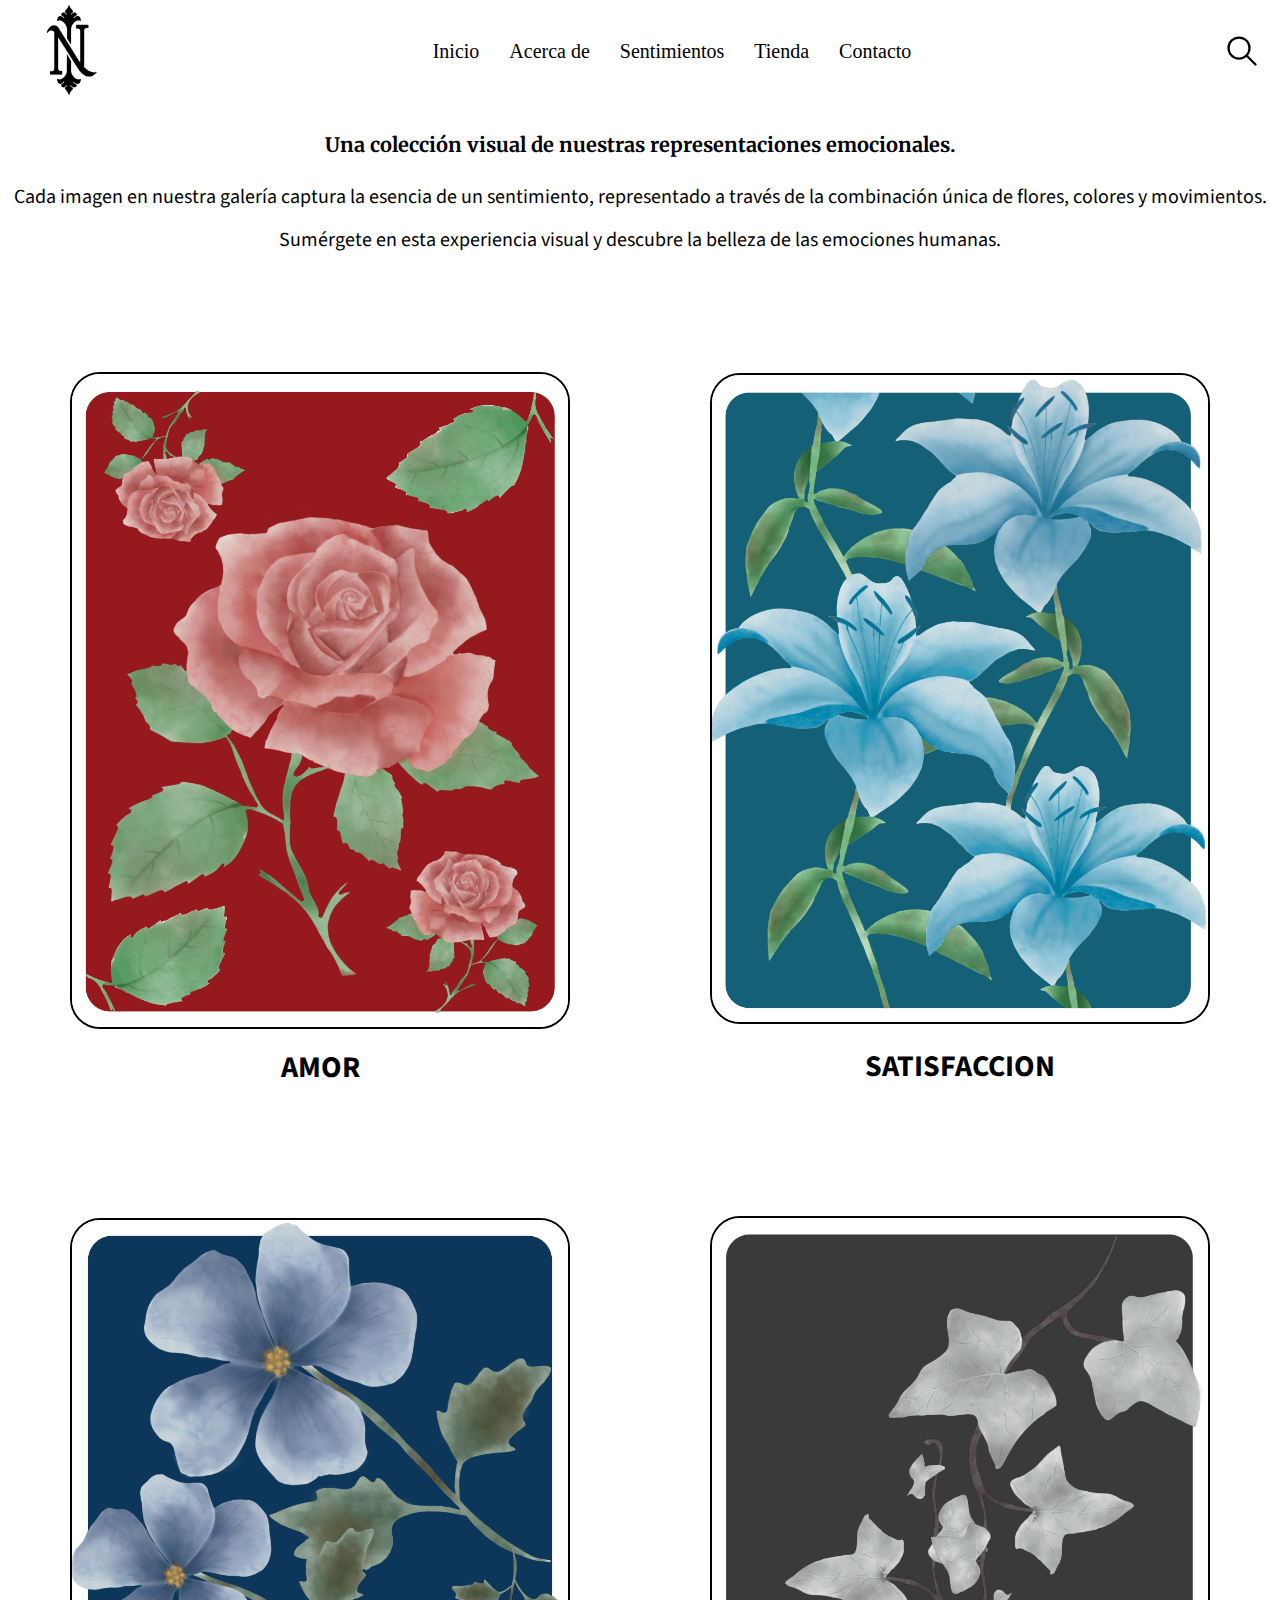
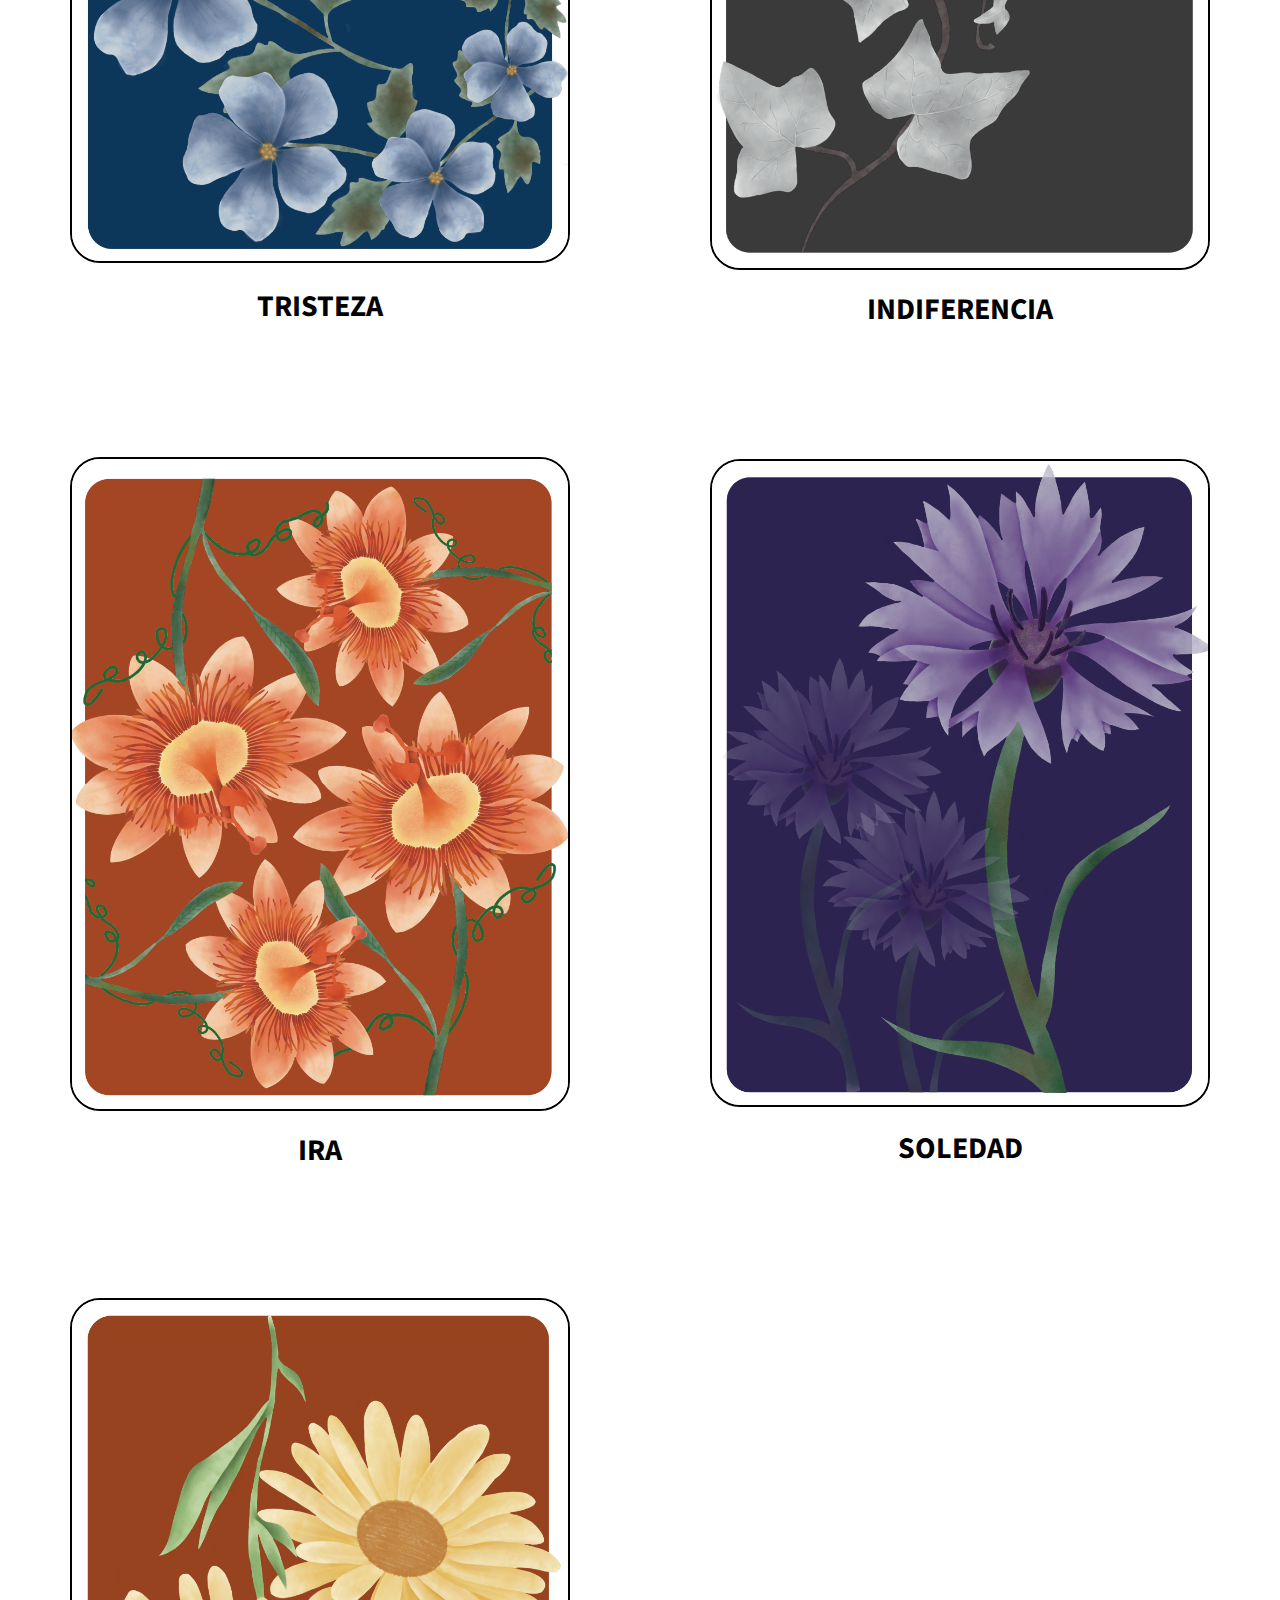
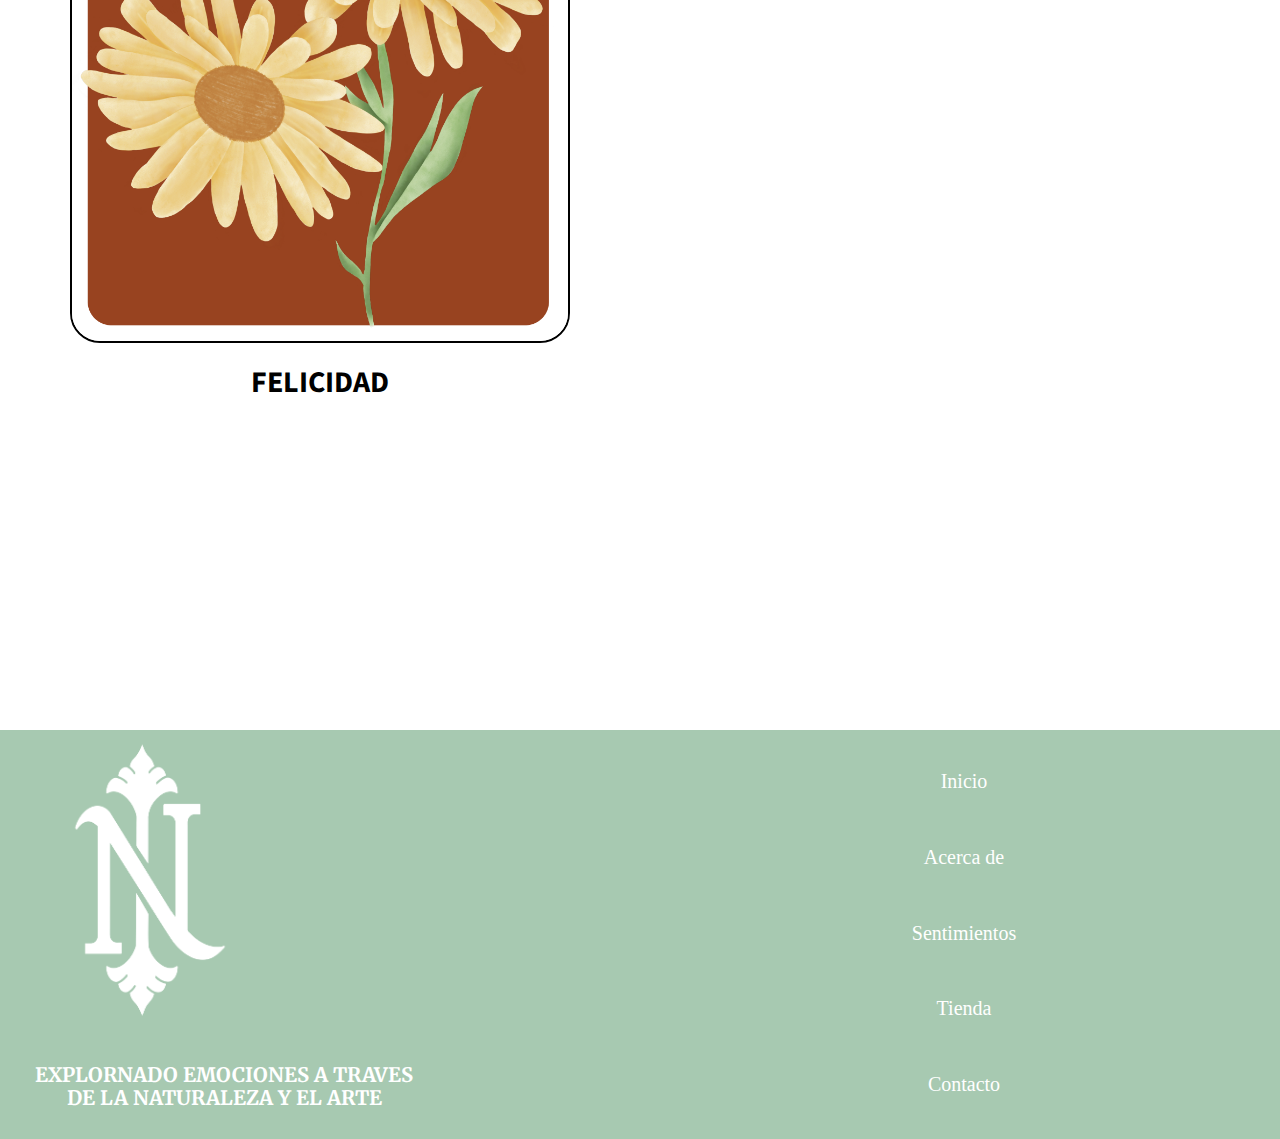
<file: colection.html>
<!DOCTYPE html>
<html lang="en">

<head>
    <meta charset="UTF-8">
    <meta name="viewport" content="width=device-width, initial-scale=1.0">
    <title>Sitio web NI</title>

    <!-- links fonts-->
    <link rel="preconnect" href="https://fonts.googleapis.com">
    <link rel="preconnect" href="https://fonts.gstatic.com" crossorigin>
    <link href="https://fonts.googleapis.com/css2?family=Source+Sans+3:ital,wght@0,200..900;1,200..900&display=swap"
        rel="stylesheet">
    <link rel="preconnect" href="https://fonts.googleapis.com">
    <link rel="preconnect" href="https://fonts.gstatic.com" crossorigin>
    <link
        href="https://fonts.googleapis.com/css2?family=Merriweather:ital,wght@0,300;0,400;0,700;0,900;1,300;1,400;1,700;1,900&display=swap"
        rel="stylesheet">

    <!--links css-->
    <link rel="stylesheet" href="css/style.css" as="style">
    <link rel="stylesheet" href="css/normalize.css" as="style">


</head>

<body>
    <div class="nav">
        <div class="logo-negro">
            <img src="Logo/Logo en negro.png" alt="Icono Principal" class="tamanio-ajustado">
        </div>

        <nav class="navegacion-principal">
            <a href="index.html">Inicio</a>
            <a href="about.html">Acerca de</a>
            <a href="colection.html">Sentimientos</a>
            <a href="shop.html">Tienda</a>
            <a href="#">Contacto</a>
        </nav>

        <a href="">
            <p class="lupa">
                <svg xmlns="http://www.w3.org/2000/svg" class="icon icon-tabler icon-tabler-search" width="36"
                    height="36" viewBox="0 0 24 24" stroke-width="1.5" stroke="#000000" fill="none"
                    stroke-linecap="round" stroke-linejoin="round">
                    <path stroke="none" d="M0 0h24v24H0z" fill="none" />
                    <path d="M10 10m-7 0a7 7 0 1 0 14 0a7 7 0 1 0 -14 0" />
                    <path d="M21 21l-6 -6" />
                </svg>
            </p>
        </a>

    </div>


    <main>
        <section class="colection-text">
            <h1>Una colección visual de nuestras
                representaciones emocionales.</h1>
            <p>
                Cada imagen en nuestra galería captura la esencia de un sentimiento, representado a través de la
                combinación única de flores, colores y movimientos.
            </p>
            <p>
                Sumérgete en esta experiencia visual y descubre la belleza de las emociones humanas.
            </p>
        </section>
        <section class="colection-img">
            <div class="imagen-2">
                <a href="slide.html"><img src="Flores-02/AMOR.png" alt="AMOR" height="500px" width="500px"></a>
                <p>AMOR</p> 
            </div>
            <div class="imagen-2">
                <a href="slide.html"><img src="Flores-02/SATISFACCION.png" alt="AMOR" height="500px" width="500px"></a>
                <p>SATISFACCION</p> 
            </div>
            <div class="imagen-2">
                <a href="slide.html"><img src="Flores-02/TRISTEZA.png" alt="AMOR" height="500px" width="500px"></a>
                <p>TRISTEZA</p> 
            </div>
            <div class="imagen-2">
                <a href="slide.html"><img src="Flores-02/INDIFERENCIA.png" alt="AMOR" height="500px" width="500px"></a>
                <p>INDIFERENCIA</p> 
            </div>
            <div class="imagen-2">
                <a href="slide.html"><img src="Flores-02/IRA.png" alt="AMOR" height="500px" width="500px"></a>
                <p>IRA</p> 
            </div>
            <div class="imagen-2">
                <a href="slide.html"><img src="Flores-02/SOLEDAD.png" alt="AMOR" height="500px" width="500px"></a>
                <p>SOLEDAD</p> 
            </div>
            <div class="imagen-2">
                <a href="slide.html"><img src="Flores-02/FELICIDAD.png" alt="AMOR" height="500px" width="500px"></a>
                <p>FELICIDAD</p> 
            </div>
        </section>
    </main>

    <footer class="footer">
        <div>
            <img src="Logo/Logo en blanco.png" alt="Icono Principal" height="300px" width="300pc">
            <h1>EXPLORNADO EMOCIONES A TRAVES DE LA NATURALEZA Y EL ARTE</h1>
        </div>

        <nav class="navegacion-footer">
            <a href="index.html">Inicio</a>
            <a href="about.html">Acerca de</a>
            <a href="colection.html">Sentimientos</a>
            <a href="shop.html">Tienda</a>
            <a href="#">Contacto</a>
        </nav>

    </footer>
</body>

</html>
</file>
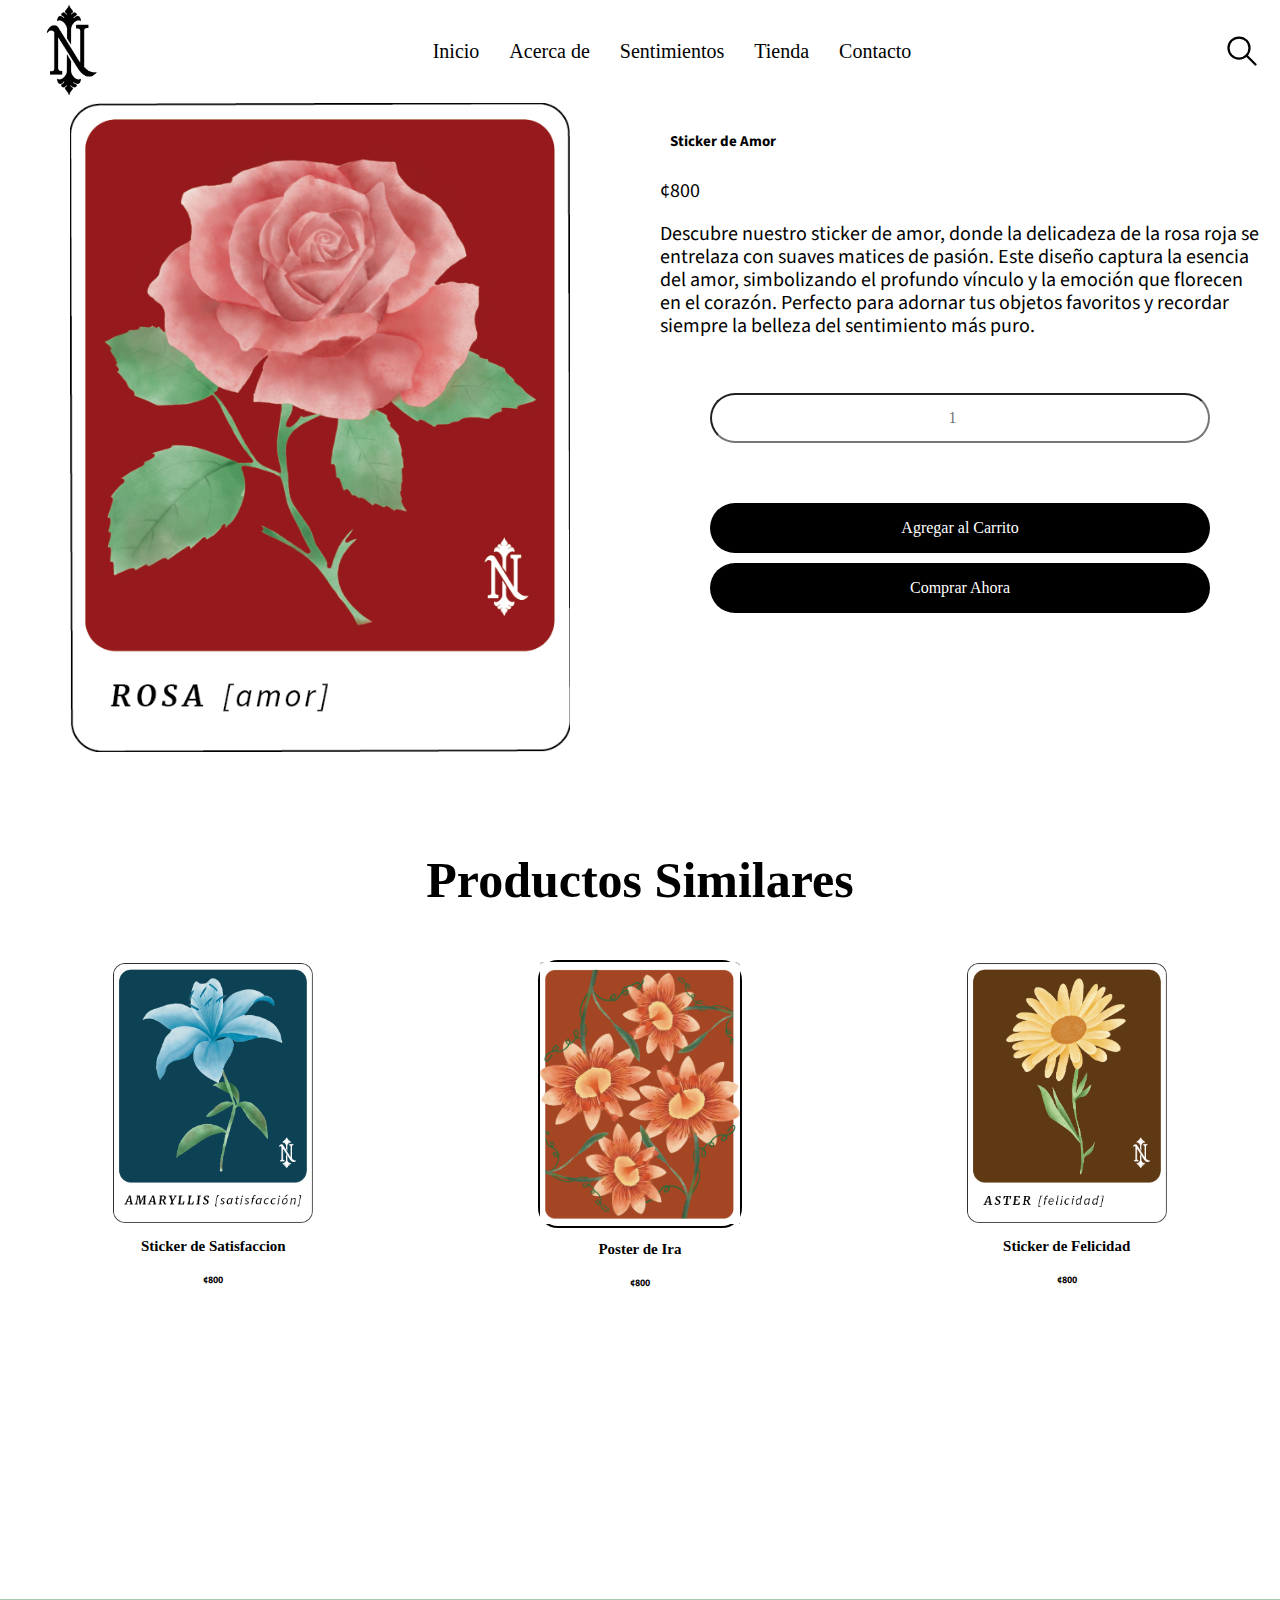
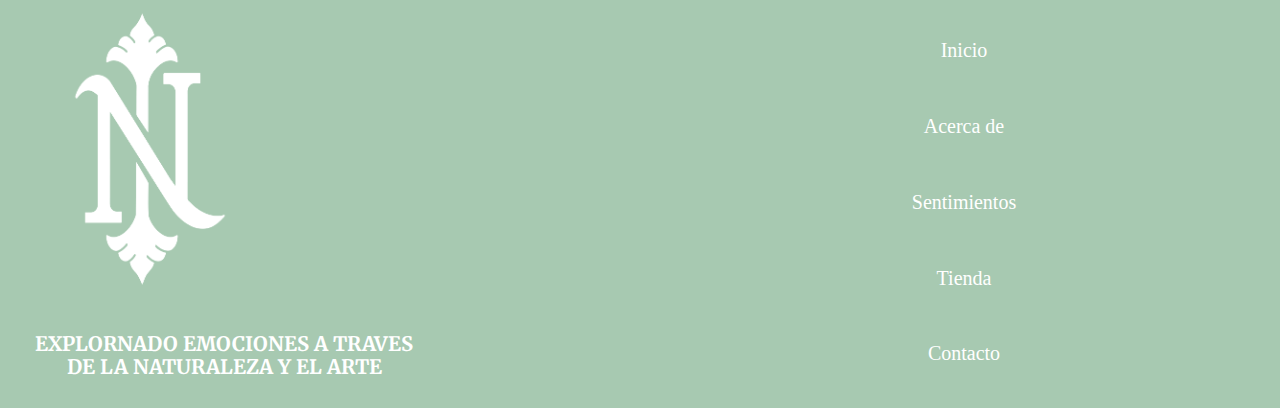
<file: product.html>
<!DOCTYPE html>
<html lang="en">

<head>
    <meta charset="UTF-8">
    <meta name="viewport" content="width=device-width, initial-scale=1.0">
    <title>Sitio web NI</title>

    <!-- links fonts-->
    <link rel="preconnect" href="https://fonts.googleapis.com">
    <link rel="preconnect" href="https://fonts.gstatic.com" crossorigin>
    <link href="https://fonts.googleapis.com/css2?family=Source+Sans+3:ital,wght@0,200..900;1,200..900&display=swap"
        rel="stylesheet">
    <link rel="preconnect" href="https://fonts.googleapis.com">
    <link rel="preconnect" href="https://fonts.gstatic.com" crossorigin>
    <link
        href="https://fonts.googleapis.com/css2?family=Merriweather:ital,wght@0,300;0,400;0,700;0,900;1,300;1,400;1,700;1,900&display=swap"
        rel="stylesheet">

    <!--links css-->
    <link rel="stylesheet" href="css/style.css" as="style">
    <link rel="stylesheet" href="css/normalize.css" as="style">


</head>

<body>
    <div class="nav">
        <div class="logo-negro">
            <img src="Logo/Logo en negro.png" alt="Icono Principal" class="tamanio-ajustado">
        </div>

        <nav class="navegacion-principal">
            <a href="index.html">Inicio</a>
            <a href="about.html">Acerca de</a>
            <a href="colection.html">Sentimientos</a>
            <a href="shop.html">Tienda</a>
            <a href="#">Contacto</a>
        </nav>

        <a href="">
            <p class="lupa">
                <svg xmlns="http://www.w3.org/2000/svg" class="icon icon-tabler icon-tabler-search" width="36"
                    height="36" viewBox="0 0 24 24" stroke-width="1.5" stroke="#000000" fill="none"
                    stroke-linecap="round" stroke-linejoin="round">
                    <path stroke="none" d="M0 0h24v24H0z" fill="none" />
                    <path d="M10 10m-7 0a7 7 0 1 0 14 0a7 7 0 1 0 -14 0" />
                    <path d="M21 21l-6 -6" />
                </svg>
            </p>
        </a>

    </div>


    <main>
        <section class="secp-01">
            <div class="producto-elemento">
                <img src="Stickers/Stickers NI-01.png" alt="AMOR" height="500px" width="500px">
            </div>
            <div class="producto-txt">
                <h2>Sticker de Amor</h2>
                <p>¢800</p>
                <p>Descubre nuestro sticker de amor, donde
                    la delicadeza de la rosa roja se entrelaza
                    con suaves matices de pasión. Este diseño
                    captura la esencia del amor, simbolizando
                    el profundo vínculo y la emoción que
                    florecen en el corazón. Perfecto para
                    adornar tus objetos favoritos y recordar
                    siempre la belleza del sentimiento más
                    puro.</p>
                <form class="formulario">
                    <input class="formulario__campo" type="number" placeholder="1" min="1">
                    <input class="formulario__submit" type="submit" value="Agregar al Carrito">
                    <input class="formulario__comprar" type="submit" value="Comprar Ahora">
                </form>
            </div>
        </section>

        <section class="secp-02">
            <h2 class="similares-titulo">
                Productos Similares
            </h2>
            <div class="productos-similares">
                <div class="producto-elemento-sticker">
                    <a href=""><img src="Stickers/Stickers NI-02.png" alt="AMOR" height="200px" width="200px"></a>
                    <h2>Sticker de Satisfaccion</h2>
                    <p>¢800</p>
                </div>

                <div class="producto-elemento-poster">
                    <div class="producto-poster">
                        <a href="product.html"><img src="Flores-02/IRA.png" alt="Amor_RGB_" height="600px" width="200px"
                                class="rojo"></a>
                    </div>
                    <h2>Poster de Ira</h2>
                    <p>¢800</p>
                </div>


                <div class="producto-elemento-sticker">
                    <a href=""><img src="Stickers/Stickers NI-03.png" alt="AMOR" height="200px" width="200px"></a>
                    <h2>Sticker de Felicidad</h2>
                    <p>¢800</p>
                </div>
            </div>



        </section>
    </main>

    <footer class="footer">
        <div>
            <img src="Logo/Logo en blanco.png" alt="Icono Principal" height="300px" width="300pc">
            <h1>EXPLORNADO EMOCIONES A TRAVES DE LA NATURALEZA Y EL ARTE</h1>
        </div>

        <nav class="navegacion-footer">
            <a href="index.html">Inicio</a>
            <a href="about.html">Acerca de</a>
            <a href="colection.html">Sentimientos</a>
            <a href="shop.html">Tienda</a>
            <a href="#">Contacto</a>
        </nav>

    </footer>
</body>

</html>
</file>
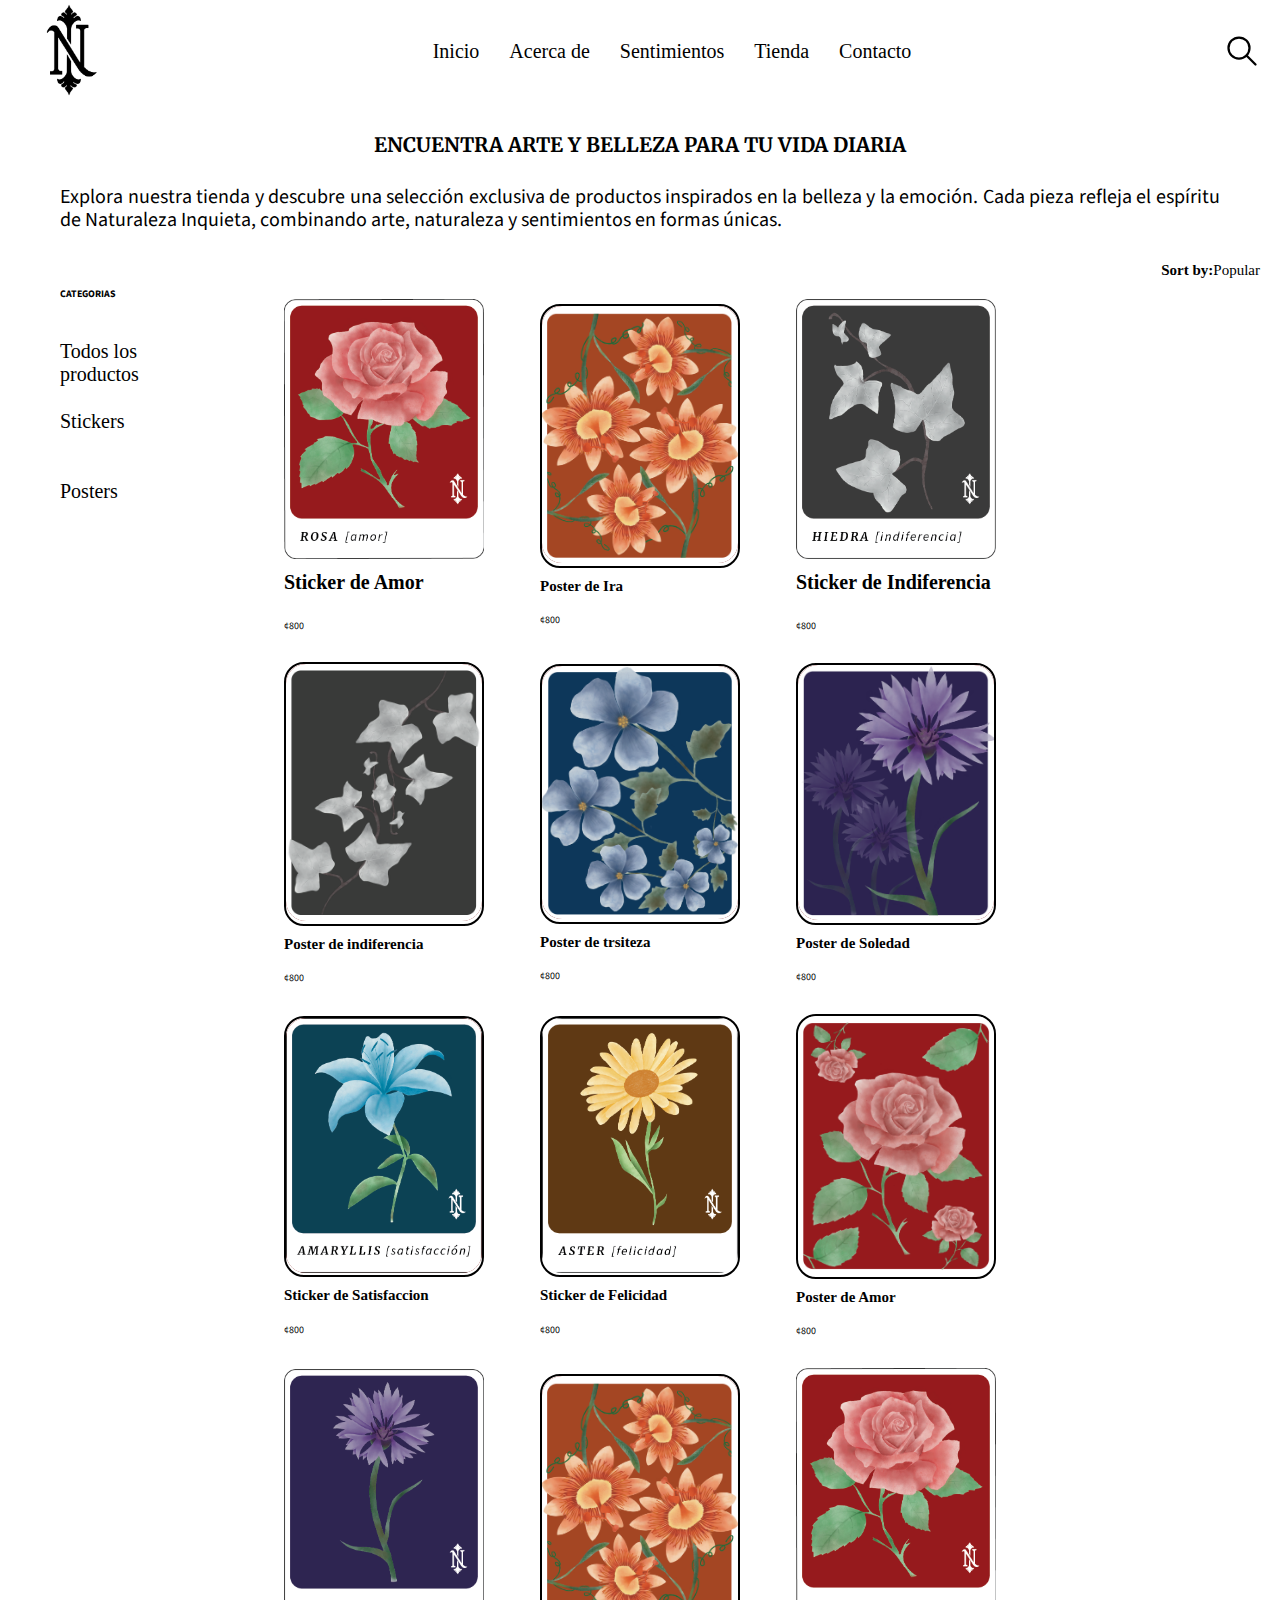
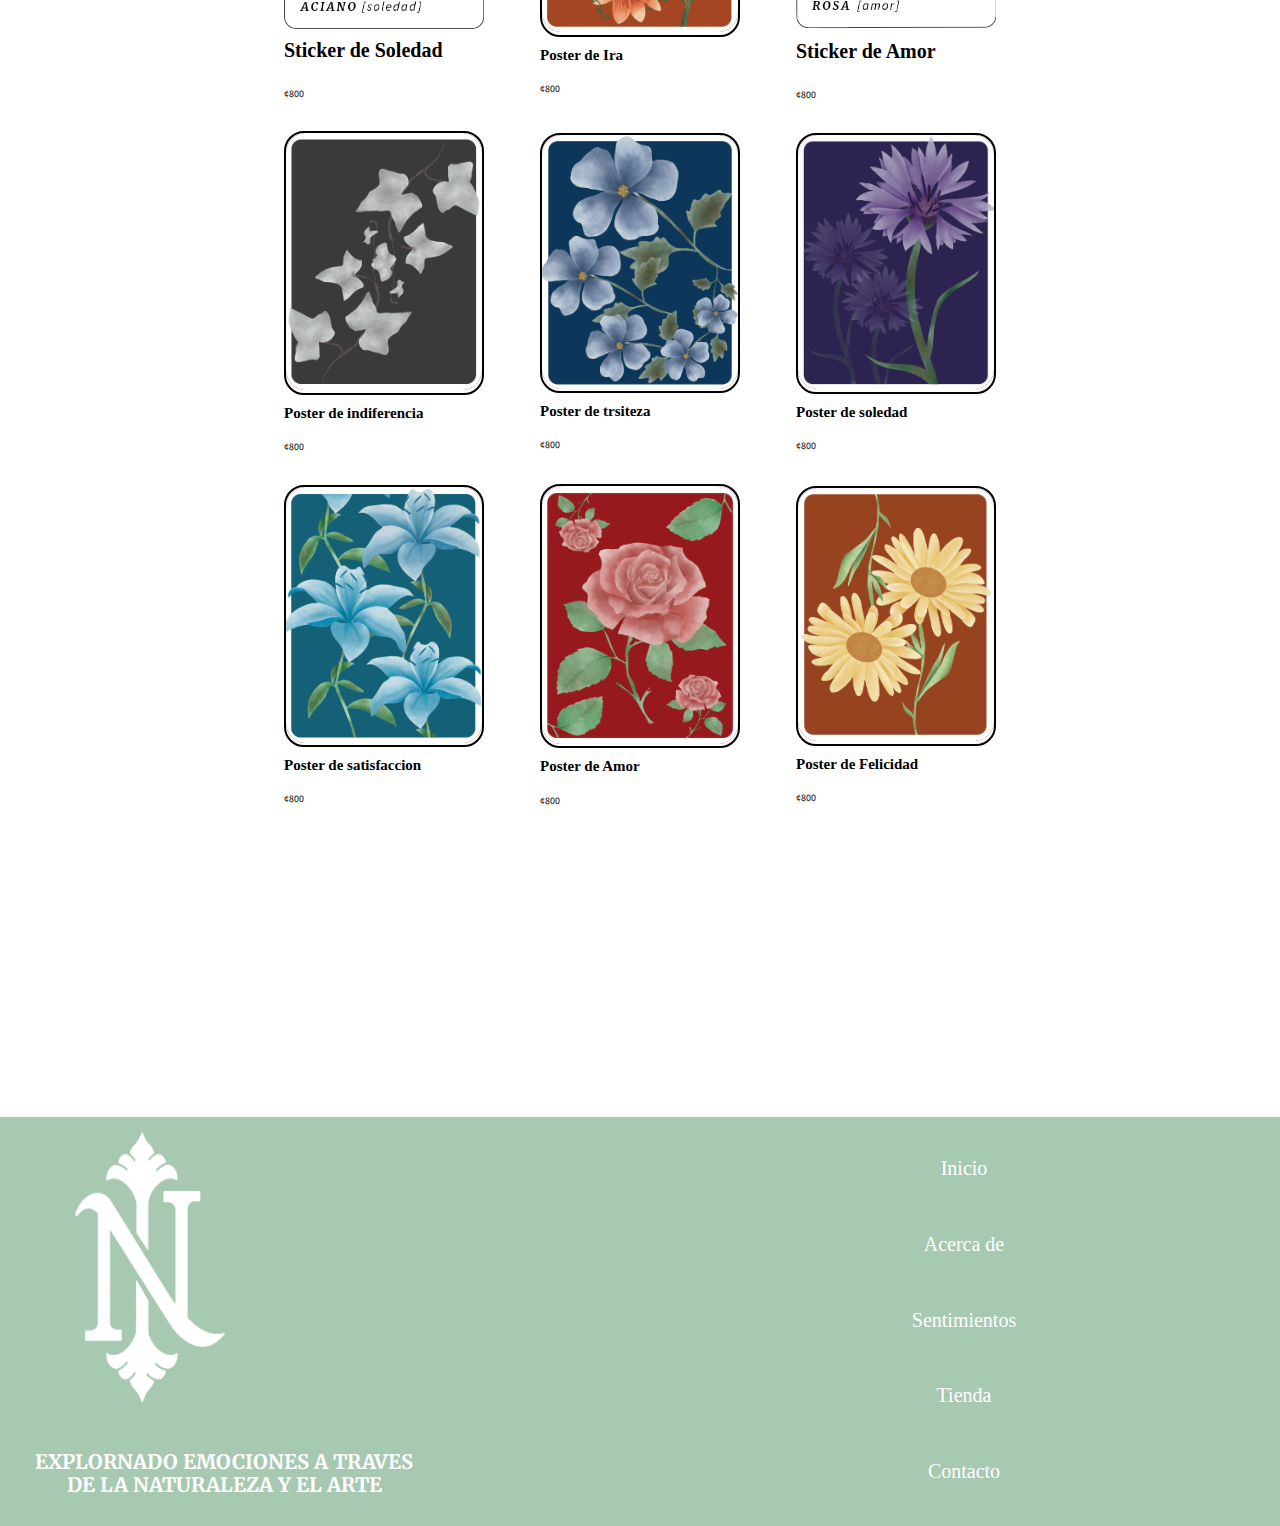
<file: shop.html>
<!DOCTYPE html>
<html lang="en">

<head>
    <meta charset="UTF-8">
    <meta name="viewport" content="width=device-width, initial-scale=1.0">
    <title>Sitio web NI</title>

    <!-- links fonts-->
    <link rel="preconnect" href="https://fonts.googleapis.com">
    <link rel="preconnect" href="https://fonts.gstatic.com" crossorigin>
    <link href="https://fonts.googleapis.com/css2?family=Source+Sans+3:ital,wght@0,200..900;1,200..900&display=swap"
        rel="stylesheet">
    <link rel="preconnect" href="https://fonts.googleapis.com">
    <link rel="preconnect" href="https://fonts.gstatic.com" crossorigin>
    <link
        href="https://fonts.googleapis.com/css2?family=Merriweather:ital,wght@0,300;0,400;0,700;0,900;1,300;1,400;1,700;1,900&display=swap"
        rel="stylesheet">

    <!--links css-->
    <link rel="stylesheet" href="css/style.css" as="style">
    <link rel="stylesheet" href="css/normalize.css" as="style">


</head>

<body>
    <div class="nav">
        <div class="logo-negro">
            <img src="Logo/Logo en negro.png" alt="Icono Principal" class="tamanio-ajustado">
        </div>

        <nav class="navegacion-principal">
            <a href="index.html">Inicio</a>
            <a href="about.html">Acerca de</a>
            <a href="colection.html">Sentimientos</a>
            <a href="shop.html">Tienda</a>
            <a href="#">Contacto</a>
        </nav>

        <a href="">
            <p class="lupa">
                <svg xmlns="http://www.w3.org/2000/svg" class="icon icon-tabler icon-tabler-search" width="36"
                    height="36" viewBox="0 0 24 24" stroke-width="1.5" stroke="#000000" fill="none"
                    stroke-linecap="round" stroke-linejoin="round">
                    <path stroke="none" d="M0 0h24v24H0z" fill="none" />
                    <path d="M10 10m-7 0a7 7 0 1 0 14 0a7 7 0 1 0 -14 0" />
                    <path d="M21 21l-6 -6" />
                </svg>
            </p>
        </a>

    </div>


    <main>
        <section class="intro">
            <h1>ENCUENTRA ARTE Y BELLEZA PARA TU VIDA DIARIA</h1>
            <p>Explora nuestra tienda y descubre una selección exclusiva de productos inspirados en la belleza y la
                emoción.
                Cada pieza refleja el espíritu de Naturaleza Inquieta, combinando arte, naturaleza y sentimientos en
                formas
                únicas.</p>
        </section>

        <h2 class="sort">Sort by: <span>Popular</span></h2>

        <div class="categoria">
            <div class="categoria-nav">
                <p class="nav-uno">CATEGORIAS</p>
                <nav class="nav-tienda nav-dos">
                    <a href="">Todos los productos</a>
                    <a href="">Stickers</a>
                    <a href="">Posters</a>
                </nav>
            </div>
            <div class="catalogo">

                <div class="catalogo-elemento">
                    <div class="catalogo-sticker">
                        <a href="product.html"><img src="Stickers/Stickers NI-01.png" alt="AMOR" height="200px" width="200px"></a>
                    </div>
                    <h2>Sticker de Amor</h2>
                    <p>¢800</p>
                </div>

                <div class="catalogo-elemento-poster">
                    <div class="catalogo-poster">
                        <a href="product.html"><img src="Flores-02/IRA.png" alt="Amor_RGB_" height="600px" width="200px" class="rojo"></a>
                    </div>
                    <h2>Poster de Ira</h2>
                    <p>¢800</p>
                </div>


                <div class="catalogo-elemento">
                    <div class="catalogo-sticker">
                        <a href="product.html"><img src="Stickers/Stickers NI-04.png" alt="AMOR" height="200px" width="200px"></a>
                    </div>
                    <h2>Sticker de Indiferencia</h2>
                    <p>¢800</p>
                </div>

                <div class="catalogo-elemento-poster">
                    <div class="catalogo-poster">
                        <a href="product.html"><img src="Flores-02/INDIFERENCIA.png" alt="Amor_RGB_" height="600px" width="200px" class="rojo"></a>
                    </div>
                    <h2>Poster de indiferencia</h2>
                    <p>¢800</p>
                </div>

                <div class="catalogo-elemento-poster">
                    <div class="catalogo-poster">
                        <a href="product.html"><img src="Flores-02/TRISTEZA.png" alt="Amor_RGB_" height="600px" width="200px" class="rojo"></a>
                    </div>
                    <h2>Poster de trsiteza</h2>
                    <p>¢800</p>
                </div>


                <div class="catalogo-elemento-poster">
                    <div class="catalogo-poster">
                        <a href="product.html"><img src="Flores-02/SOLEDAD.png" alt="Amor_RGB_" height="600px" width="200px" class="rojo"></a>
                    </div>
                    <h2>Poster de Soledad</h2>
                    <p>¢800</p>
                </div>

                <div class="catalogo-elemento-poster">
                    <div class="catalogo-poster">
                        <a href="product.html"><img src="Stickers/Stickers NI-02.png" alt="Amor_RGB_" height="600px" width="200px" class="rojo"></a>
                    </div>
                    <h2>Sticker de Satisfaccion</h2>
                    <p>¢800</p>
                </div>


                <div class="catalogo-elemento-poster">
                    <div class="catalogo-poster">
                        <a href="product.html"><img src="Stickers/Stickers NI-03.png" alt="AMOR" height="200px" width="200px"></a>
                    </div>
                    <h2>Sticker de Felicidad</h2>
                    <p>¢800</p>
                </div>

                
                <div class="catalogo-elemento-poster">
                    <div class="catalogo-poster">
                        <a href="product.html"><img src="Flores-02/AMOR.png" alt="AMOR" height="200px" width="200px"></a>
                    </div>
                    <h2>Poster de Amor</h2>
                    <p>¢800</p>
                </div>

                <div class="catalogo-elemento">
                    <div class="catalogo-sticker">
                        <img src="Stickers/Stickers NI-05.png" alt="AMOR" height="200px" width="200px">
                    </div>
                    <h2>Sticker de Soledad</h2>
                    <p>¢800</p>
                </div>
                
                <div class="catalogo-elemento-poster">
                    <div class="catalogo-poster">
                        <a href="product.html"><img src="Flores-02/IRA.png" alt="Amor_RGB_" height="600px" width="200px" class="rojo"></a>
                    </div>
                    <h2>Poster de Ira</h2>
                    <p>¢800</p>
                </div>


                <div class="catalogo-elemento">
                    <div class="catalogo-sticker">
                        <a href="product.html"><img src="Stickers/Stickers NI-01.png" alt="AMOR" height="200px" width="200px"></a>
                    </div>
                    <h2>Sticker de Amor</h2>
                    <p>¢800</p>
                </div>

                <div class="catalogo-elemento-poster">
                    <div class="catalogo-poster">
                        <a href="product.html"><img src="Flores-02/INDIFERENCIA.png" alt="Amor_RGB_" height="600px" width="200px" class="rojo"></a>
                    </div>
                    <h2>Poster de indiferencia</h2>
                    <p>¢800</p>
                </div>

                <div class="catalogo-elemento-poster">
                    <div class="catalogo-poster">
                        <a href="product.html"><img src="Flores-02/TRISTEZA.png" alt="Amor_RGB_" height="600px" width="200px" class="rojo"></a>
                    </div>
                    <h2>Poster de trsiteza</h2>
                    <p>¢800</p>
                </div>


                <div class="catalogo-elemento-poster">
                    <div class="catalogo-poster">
                        <a href="product.html"><img src="Flores-02/SOLEDAD.png" alt="Amor_RGB_" height="600px" width="200px" class="rojo"></a>
                    </div>
                    <h2>Poster de soledad</h2>
                    <p>¢800</p>
                </div>

                <div class="catalogo-elemento-poster">
                    <div class="catalogo-poster">
                        <a href="product.html"><img src="Flores-02/SATISFACCION.png" alt="Amor_RGB_" height="600px" width="200px" class="rojo"></a>
                    </div>
                    <h2>Poster de satisfaccion</h2>
                    <p>¢800</p>
                </div>


                <div class="catalogo-elemento-poster">
                    <div class="catalogo-poster">
                        <a href="product.html"><img src="Flores-02/AMOR.png" alt="Amor_RGB_" height="600px" width="200px" class="rojo"></a>
                    </div>
                    <h2>Poster de Amor</h2>
                    <p>¢800</p>
                </div>

                
                <div class="catalogo-elemento-poster">
                    <div class="catalogo-poster">
                        <a href="product.html"><img src="Flores-02/FELICIDAD.png" alt="Amor_RGB_" height="600px" width="200px" class="rojo"></a>
                    </div>
                    <h2>Poster de Felicidad</h2>
                    <p>¢800</p>
                </div>

            </div>
    </main>

    <footer class="footer">
        <div>
            <img src="Logo/Logo en blanco.png" alt="Icono Principal" height="300px" width="300pc">
            <h1>EXPLORNADO EMOCIONES A TRAVES DE LA NATURALEZA Y EL ARTE</h1>
        </div>

        <nav class="navegacion-footer">
            <a href="index.html">Inicio</a>
            <a href="about.html">Acerca de</a>
            <a href="colection.html">Sentimientos</a>
            <a href="shop.html">Tienda</a>
            <a href="#">Contacto</a>
        </nav>

    </footer>
</body>

</html>
</file>
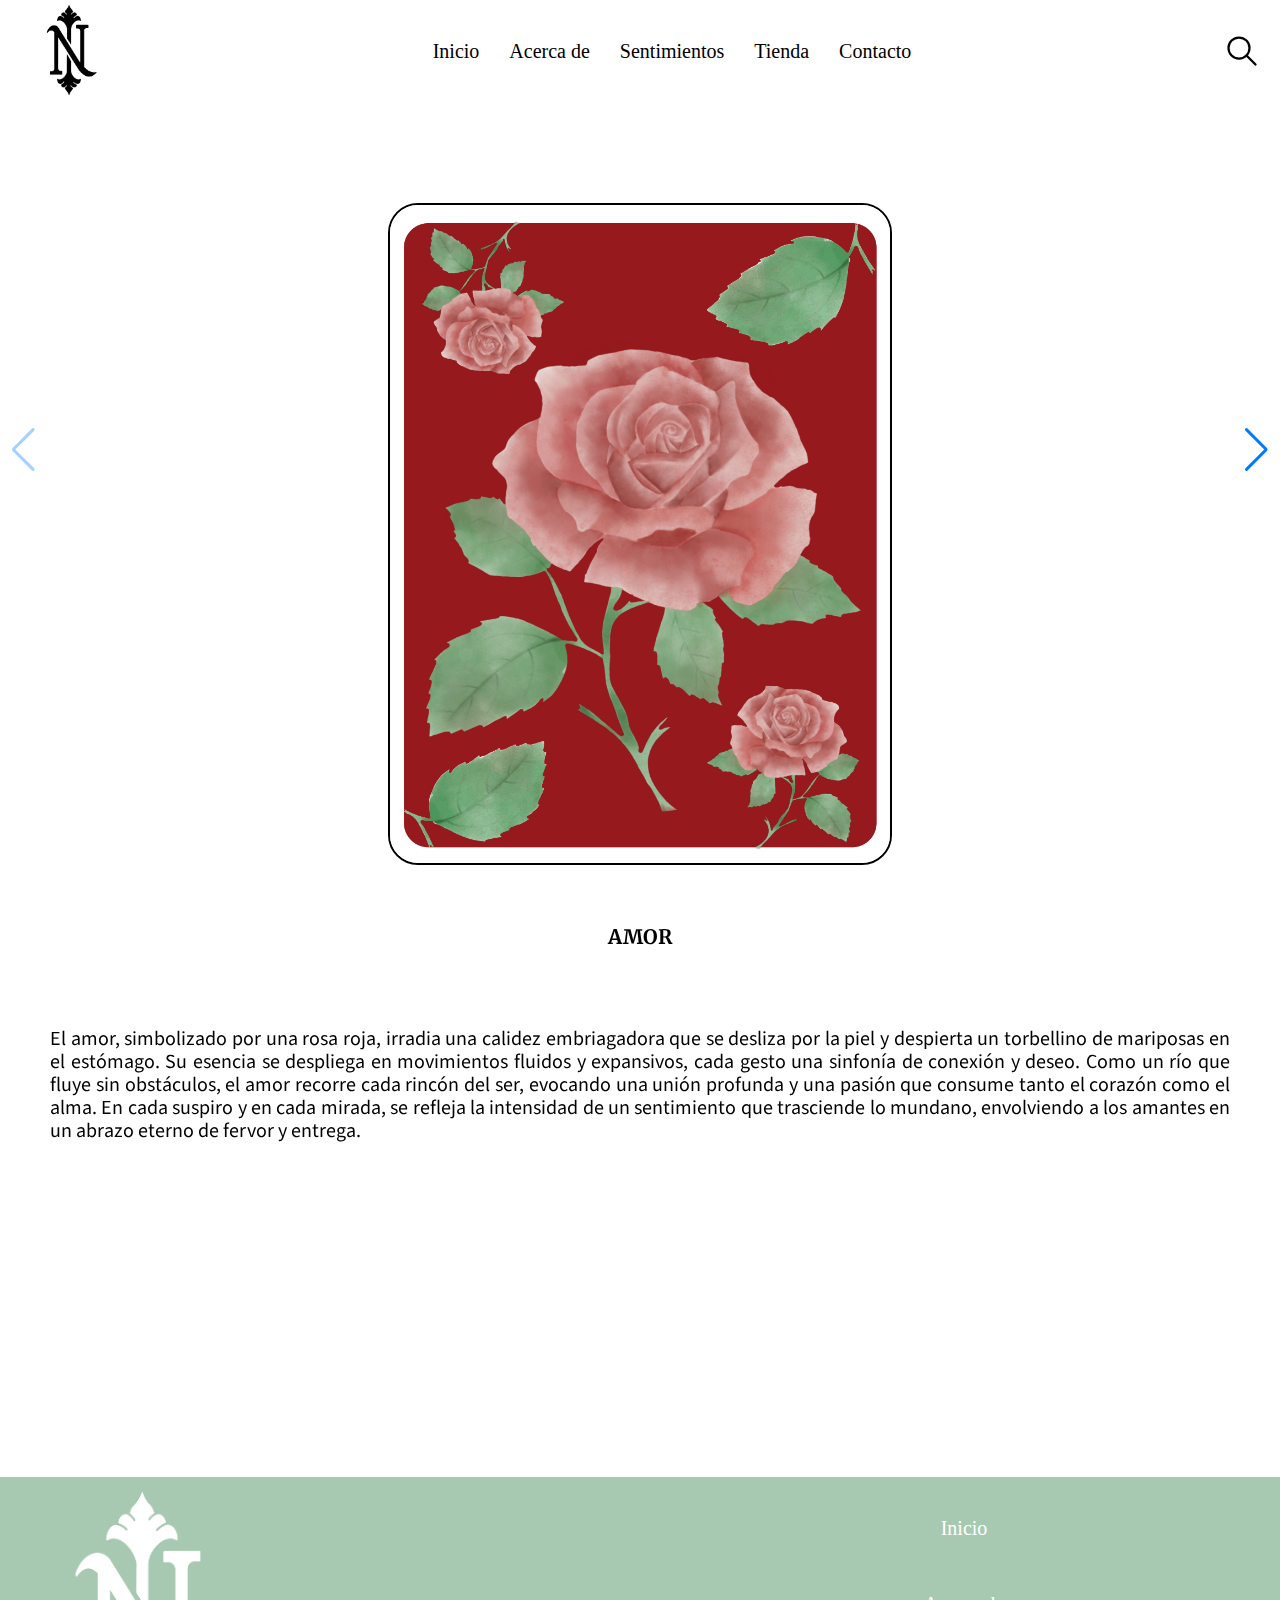
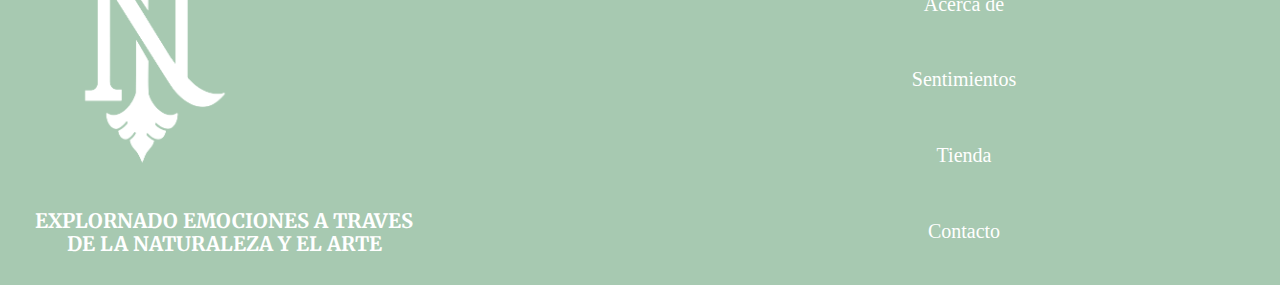
<file: slide.html>
<!DOCTYPE html>
<html lang="en">

<head>
    <meta charset="UTF-8">
    <meta name="viewport" content="width=device-width, initial-scale=1.0">
    <title>Sitio web NI</title>

    <!-- links fonts-->
    <link rel="preconnect" href="https://fonts.googleapis.com">
    <link rel="preconnect" href="https://fonts.gstatic.com" crossorigin>
    <link href="https://fonts.googleapis.com/css2?family=Source+Sans+3:ital,wght@0,200..900;1,200..900&display=swap"
        rel="stylesheet">
    <link rel="preconnect" href="https://fonts.googleapis.com">
    <link rel="preconnect" href="https://fonts.gstatic.com" crossorigin>
    <link
        href="https://fonts.googleapis.com/css2?family=Merriweather:ital,wght@0,300;0,400;0,700;0,900;1,300;1,400;1,700;1,900&display=swap"
        rel="stylesheet">

    <!--links css-->
    <link rel="stylesheet" href="css/swiper-bundle.mim.css">
    <link rel="stylesheet" href="css/style.css" as="style">
    <link rel="stylesheet" href="css/normalize.css" as="style">


</head>

<body>
    <div class="nav">
        <div class="logo-negro">
            <img src="Logo/Logo en negro.png" alt="Icono Principal" class="tamanio-ajustado">
        </div>

        <nav class="navegacion-principal">
            <a href="index.html">Inicio</a>
            <a href="about.html">Acerca de</a>
            <a href="colection.html">Sentimientos</a>
            <a href="shop.html">Tienda</a>
            <a href="#">Contacto</a>
        </nav>

        <a href="">
            <p class="lupa">
                <svg xmlns="http://www.w3.org/2000/svg" class="icon icon-tabler icon-tabler-search" width="36"
                    height="36" viewBox="0 0 24 24" stroke-width="1.5" stroke="#000000" fill="none"
                    stroke-linecap="round" stroke-linejoin="round">
                    <path stroke="none" d="M0 0h24v24H0z" fill="none" />
                    <path d="M10 10m-7 0a7 7 0 1 0 14 0a7 7 0 1 0 -14 0" />
                    <path d="M21 21l-6 -6" />
                </svg>
            </p>
        </a>

    </div>


    <main>
        <div class="slide swiper mySwiper">
            <div class="swiper-wrapper">
                <div class="swiper-slide">
                    <div class="imagen-2 slide-img">
                        <img src="Flores-02/AMOR.png" alt="Amor_RGB_" height="500PX" width="500px">
                    </div>
                    <div class="slide-txt">
                        <h1>
                            AMOR
                        </h1>
                        <p>
                            El amor, simbolizado por una rosa roja, irradia una calidez embriagadora que
                            se desliza por la piel y despierta un torbellino de mariposas en el estómago. Su
                            esencia se despliega en movimientos fluidos y expansivos, cada gesto una
                            sinfonía de conexión y deseo. Como un río que fluye sin obstáculos, el amor
                            recorre cada rincón del ser, evocando una unión profunda y una pasión que
                            consume tanto el corazón como el alma. En cada suspiro y en cada mirada, se
                            refleja la intensidad de un sentimiento que trasciende lo mundano,
                            envolviendo a los amantes en un abrazo eterno de fervor y entrega.
                        </p>
                    </div>
                </div>

                <div class="swiper-slide">
                    <div class="imagen-2 slide-img">
                        <img src="Flores-02/TRISTEZA.png" alt="Amor_RGB_" height="500PX" width="500px">
                    </div>
                    <div class="slide-txt">
                        <h1>
                            TRISTEZA
                        </h1>
                        <p>
                            La tristeza, vestida en el manto de una violeta azul, envuelve el alma con una
                            pesada neblina que aprieta el pecho y desata lágrimas silenciosas que
                            humedecen los ojos. Este sentimiento se despliega en movimientos lentos y
                            gravosos, como un susurro que carga con el peso de las emociones no dichas.
                            La melancolía se manifiesta en cada paso lento y cada gesto pausado, una
                            danza triste que revela el fardo emocional que se lleva dentro, un lamento
                            silencioso que resuena en lo más profundo del ser
                        </p>
                    </div>
                </div>

                <div class="swiper-slide">
                    <div class="imagen-2 slide-img">
                        <img src="Flores-02/SATISFACCION.png" alt="Amor_RGB_" height="500PX" width="500px">
                    </div>
                    <div class="slide-txt">
                        <h1>
                            SATISFACCION
                        </h1>
                        <p>
                            La satisfacción, encarnada en una amaryllis de color celeste, se despliega como
                            una brisa suave que acaricia el alma, infundiendo una sensación de relajación y
                            plenitud. Este sentimiento se traduce en movimientos delicados, saltos ligeros
                            que parecen desafiar la gravedad y giros controlados que fluyen con una gracia
                            natural. En cada gesto, se captura la esencia de una calma serena y una alegría
                            contenida, un gozo tranquilo que no necesita desbordarse para ser profundo.
                            La satisfacción llena el ser con una paz que se asienta en lo más hondo, como el
                            reflejo de un cielo despejado en un lago tranquilo, envolviendo todo en un
                            abrazo de bienestar y contento.
                        </p>
                    </div>
                </div>

                <div class="swiper-slide">
                    <div class="imagen-2 slide-img">
                        <img src="Flores-02/INDIFERENCIA.png" alt="Amor_RGB_" height="500PX" width="500px">
                    </div>
                    <div class="slide-txt">
                        <h1>
                            INDIFERENCIA
                        </h1>
                        <p>
                            La indiferencia, encarnada en una hiedra de color gris, emana una sensación de
                            vacío y desolación, un silencio palpable en la ausencia de reacciones físicas.
                            Este sentimiento se despliega en movimientos mínimos y controlados, cada
                            gesto cuidadosamente medido, como un susurro apagado que no perturba la
                            calma. La hiedra gris envuelve el ser en un manto de desconexión, reflejando
                            una falta de emoción que se manifiesta en la monotonía de cada movimiento,
                            una danza de contención que revela el vacío interior y la distancia emocional.

                        </p>
                    </div>
                </div>


                <div class="swiper-slide">
                    <div class="imagen-2 slide-img">
                        <img src="Flores-02/IRA.png" alt="Amor_RGB_" height="500PX" width="500px">
                    </div>
                    <div class="slide-txt">
                        <h1>
                            IRA
                        </h1>
                        <p>
                            La ira, encarnada en una flor de pasión de vibrante color naranja, provoca una
                            sensación de tensión muscular y un aumento palpable de la temperatura
                            corporal. Este sentimiento se despliega en movimientos bruscos y poderosos,
                            cada gesto una explosión de energía contenida. La flor de pasión arde con una
                            intensidad que se refleja en la violencia de cada acción, capturando la fuerza
                            desbordante de la emoción. La ira se manifiesta en una danza tempestuosa,
                            donde cada movimiento es un grito silencioso de frustración y fervor, una
                            tormenta interna que se libera en gestos vehementes y apasionados,
                            revelando la lucha encarnada en el fuego del ser
                        </p>
                    </div>
                </div>

                <div class="swiper-slide">
                    <div class="imagen-2 slide-img">
                        <img src="Flores-02/SOLEDAD.png" alt="Amor_RGB_" height="500PX" width="500px">
                    </div>
                    <div class="slide-txt">
                        <h1>
                            SOLEDAD
                        </h1>
                        <p>
                            a soledad, encarnada en un aciano de color morado, provoca una sensación
                            de escalofríos que recorren la piel y un dolor punzante que se anida en el
                            pecho. Este sentimiento se despliega en movimientos introspectivos y
                            pausados, cada gesto una meditación silenciosa sobre el vacío interno. La flor
                            morada refleja un aislamiento profundo, una búsqueda constante de conexión
                            y consuelo en la vastedad de la desolación. Cada paso y cada gesto están
                            cargados de una tristeza contenida, una danza solitaria que revela la
                            profundidad de la emoción, como un eco que resuena en el abismo de la
                            soledad. En su quietud, la soledad susurra un anhelo de compañía, una
                            esperanza tenue que brilla en la penumbra del aislamiento.
                        </p>
                    </div>
                </div>

                <div class="swiper-slide">
                    <div class="imagen-2 slide-img">
                        <img src="Flores-02/FELICIDAD.png" alt="TRISTEZA" height="500PX" width="500px">
                    </div>
                    <div class="slide-txt">
                        <h1>
                            FELICIDAD
                        </h1>
                        <p>
                            La felicidad, encarnada en una aster de color amarillo, irradia una sensación de
                            ligereza que envuelve todo el cuerpo y una sonrisa que brota espontáneamente. Este
                            sentimiento se despliega en movimientos rápidos y enérgicos, como un baile alegre
                            que no conoce restricciones. Cada gesto refleja una vibrante y contagiosa alegría, una
                            chispa de vida que ilumina el rostro y se manifiesta en cada paso lleno de entusiasmo.
                            La aster amarilla es un símbolo de este júbilo desbordante, capturando la esencia de
                            la dicha en su radiante color y en la vitalidad de su presencia. La felicidad se convierte
                            en una melodía de movimientos, una celebración constante de la vida que resuena en
                            la espontaneidad de cada risa y en la efervescencia de cada momento.
                        </p>
                    </div>
                </div> 
    </main>
    <div class="swiper-button-next"></div>
    <div class="swiper-button-prev"></div>
    

    <footer class="footer">
        <div>
            <img src="Logo/Logo en blanco.png" alt="Icono Principal" height="300px" width="300pc">
            <h1>EXPLORNADO EMOCIONES A TRAVES DE LA NATURALEZA Y EL ARTE</h1>
        </div>

        <nav class="navegacion-footer">
            <a href="index.html">Inicio</a>
            <a href="about.html">Acerca de</a>
            <a href="colection.html">Sentimientos</a>
            <a href="shop.html">Tienda</a>
            <a href="#">Contacto</a>
        </nav>

    </footer>
</body>

<script src="js/swiper-bundle.min.js"></script>
<script src="js/scipt.js"></script>

</html>
</file>
<file: css/style.css>
:root {
    --rojo: #811716;
    --celeste: #81d4fa;
    --blanco: #ffffff;
    --amarillo: #FDD835;
    --rosado: #E1BEE7;
    --gris: #9E9E9E;
    --azul: #12345f;
    --morado: #7E57C2;
    --naranja: #fb8c00;
    --verde-oscuro: #70917a;
    --verde-claro: #a7c9b1;
    --negro: #000000;
    --cafe: #4b2808;
    --titulos: "Merriweather", serif;
    --textos: "Source Sans 3", sans-serif;
}

/* Globales */
html {
    font-size: 62.5%;
    box-sizing: border-box;
}

*, *:before, *:after {
    box-sizing: inherit;
}

body {
    margin: 0;
    padding: 0;
    box-sizing: border-box;
    overflow-x: hidden; /* Esto previene el scroll horizontal */

}

h1 {
    text-align: center;
    font-family: var(--titulos);
}

p {
    font-family: var(--textos);
}

main {
    display: flex;
    flex-direction: column;
    justify-content: center;
    align-items: center;
    min-height: 100vh;
  }

.rojo{
    background-color: var(--rojo);
}

.azul{
    background-color: var(--azul);
}

.cafe{
    background-color: var(--cafe);
}

img {
    max-width: 100%;
    height: auto;
}


.contenedor {
    max-width: 120rem;
    width: 90%;
    margin: 0 auto;
}

.tamanio-ajustado {
    height: 100px;
    width: 100px;
}

.tamanio-estandar {
    width: 100%;
    height: auto;
}

.tamanio-minimizado {
    height: 30%;
    width: 30%;
}

.logo-negro {
    flex: 0 1 auto;
}

.navegacion-principal {
    display: flex;
    flex: 2;
    justify-content: center;
}

.nav {
    display: flex;
    align-items: center;
    padding: 0 2rem;
    flex-wrap: wrap;
    justify-content: space-between;
}

.navegacion-principal a {
    color: var(--negro);
    text-decoration: none;
    font-size: 2rem;
    font-weight: 500;
    padding: 1.5rem;
}

.lupa {
    display: flex;
    justify-content: flex-end;
    flex: 1;
}

.naturaleza-inquieta_texto{
    margin-top: 3rem;
}

@media(min-width: 768px){
    .naturaleza-inquieta{
        display: grid;
        grid-template-columns: repeat(2, 1fr);
        margin-top: 10rem;
        margin-bottom: 10rem;
        gap: 10rem;
    }
}

.font-tit{
    font-family: var(--titulos);
}

.font-text{
    font-family: var(--textos);
    font-size: 2.5rem;
    text-align: justify;
}

@media(max-width: 768px){
    .font-text{
        font-size: 1.5rem;
    }
}

.conocer-mas{
    display: block;
    margin: 20px auto;
    text-align: center;
}



.conocer-mas a{
    background-color: var(--negro);
    color: var(--blanco);
    font-family: var(--textos);
    text-transform: uppercase;
    padding: 1rem 2rem;
    text-decoration: none;
    border-radius: 2rem;
    text-align: center;
    border: none;
}



.explorar {
    background-color: var(--negro);
    color: var(--blanco);
    font-family: var(--textos);
    text-transform: uppercase;
    margin: 10rem;
    text-decoration: none;
    text-align: center;
    border: none;
}

.catalogo-previa_flor {
    border: 2px solid var(--negro);
    border-radius: 1.8rem;
}

@media(min-width: 768px){
    .catalogo-previa_flor {
        border: 2px solid var(--negro);
        border-radius: 1.8rem;
        padding: 3rem;
    }
}
.catalogo-previa_flor {
    border: 2px solid var(--negro);
    border-radius: 1.8rem;
}

.catalogo-previa_flor img {
    border-radius: 2rem;
    align-items: center;
}

.catalogo-previa_flor p {
    background-color: var(--blanco);
    font-weight: bold;
    font-size: 2rem;
    font-family: var(--titulos);
    padding: 2rem;
}

.explorar {
    display: inline-block;
    margin-top: 20px; /* Ajusta el valor según sea necesario */
    padding: 10px 20px; /* Opcional: ajusta el padding si deseas un botón más grande */
    text-decoration: none;
    background-color: #000; /* Cambia el color de fondo según tu diseño */
    color: #fff; /* Cambia el color del texto según tu diseño */
    border-radius: 3rem; /* Opcional: añade esquinas redondeadas */
    text-align: center;
}

.catalogo-previa_flor p span {
    font-family: var(--titulos);
    font-weight: lighter;
}


@media(min-width: 768px){
    .caracteristicas {
    margin-top: 10rem;
    display: grid;
    grid-template-columns: 50% 50%;
    border-top: 2px solid var(--verde-claro);
    border-bottom: 2px solid var(--verde-claro);
    }

    .caracteristicas-palabras {
    display: grid;
    grid-template-columns: 50% 50%;
    }

}

.caracteristicas img{
    height: 700px;
    margin: 0 auto;
    margin-top: 3rem;
    margin-left: 10rem;

}

.palabra{
    border: 2px solid var(--verde-claro);
    padding: 3rem;
    text-align: center;
}

.palabra h1 {
    font-family: var(--titulos);
    font-size: 3rem;
}

.palabra p {
    font-family: var(--textos);
    font-size: 3rem;
    padding: 3rem;
}

.mision {
    background-color: var(--verde-claro);
}

.vision {
    background-color: var(--verde-oscuro);
}

@media(min-width: 768px){
    .mision_vision {
        display: grid;
        grid-template-columns: repeat(2, 1fr);
        margin-top: 10rem;
    }
}

.mision_vision{
    margin-top: 10rem;
}

.mision-texto, .vision-texto {
    padding: 4rem;
}

.mision-texto h1, .vision-texto h1 {
    font-family: var(--titulos);
    font-size: 3rem;
}

.mision-texto p, .vision-texto p {
    font-family: var(--textos);
    font-size: 2.5rem;
    padding: 4rem;
    text-align: center;
}

@media(max-width: 768px){
    .mision-texto p, .vision-texto p{
        font-size: 1.5rem;
    }
}

.footer {
    margin-top: 30rem;
    background-color: var(--verde-claro);
    display: grid;
    grid-template-columns: 35% 65%;
    gap: 10rem;
}

@media(min-width: 768px){
    .footer h1 {
        color: var(--blanco);
        margin: 3rem;
    }
    
    .navegacion-footer {
        margin-top: 50rem;
        display: grid;
        grid-template-rows:repeat(5, 15%);

    }
    

}

.footer h1 {
    color: var(--blanco);
    margin: 3rem;
    display: grid;
}

.navegacion-footer{
    margin-top: 3rem;
    display: grid;
    grid-template-rows: repeat(5, 20%) ;
}


.navegacion-footer a {
    text-align: center;
    color: var(--blanco);
    text-decoration: none;
    font-size: 2rem;
    font-weight: 500;
    padding: 1rem;
    margin: 0 1rem;
    flex: 0 calc(10% rem);
}

.img-sec{
    display: flex;
    justify-content: start;
    align-items: center;
}

@media(max-width: 1400px){
    .img-sec{
        display: flex;
        justify-content: center;
        align-items: center;
    }
}


.section-01_1 p, .omv-o p, .omv-v p, .omv-m p{
    margin: 2rem 3rem;
    font-size: 2rem;
    text-align: justify;
}

.omv{
    padding: 1rem;
}

@media(min-width: 768px){
    .omv{
        margin-left: 5rem;
        padding-left: 20rem;
    }
}

@media(min-width: 768px){
    .omv{
    margin-left: 1rem;
    padding: 1rem;
    }

    .section-02{
        margin-left: 5rem ;
    }
}

.img-22{
    display: flex;
    justify-content: center;
    align-items: center;
}

.section-02 h1{
    margin: 5rem ;
}

.section-03 h1{
    margin: 10rem;
}

@media(min-width: 1501px){
    .section-01{
        display: grid;
        grid-template-columns: repeat(2, 50%);
    }

    .primera{
        grid-column: 2 / 3;
    }
     
    .segunda{
        grid-row: 1 / 2;
    }

    .section-02{
        display: grid;
        grid-template-columns: repeat(2, 50%);
    }
}

.colection-text h1{
    margin: 3rem;
}

.colection-text p{
    display: flex;
    justify-content: center;
    align-items: center;
    text-align: justify;
    font-size: 2rem;
}

@media(max-width: 768px){
    .colection-text p{
        font-size: 1.5rem;
        margin: auto 3rem;
    }
}

@media(min-width: 768px){
    .colection-img{
        display: grid;
        grid-template-columns: repeat(2, 1fr);
    }
}

.imagen-2, .imagen-2 p{
    display: grid;
    justify-content: center;
    align-items: center;
}

.imagen-2 img{
    border: 2px solid var(--negro);
    border-radius: 3rem;
    margin-top: 10rem;
}

.imagen-2 p{
    font-weight: bold;
    margin-top: 2rem;
    font-size: 3rem;
}


.slide-txt h1{
    margin: 6rem;
}

.slide-txt p{
    padding: 0rem 5rem;
    font-size: 2rem;
    text-align: justify;
}

.slide-txt{
    display: grid;
}

@media(min-width: 1285px){
    .slide-txt p{
        margin: 1rem 30rem;
        font-size: 2rem;
    }
}

.swiper {
    width: 100%;
    height: 100%;
}

.intro p{
    margin: 3rem 6rem;
    font-size: 2rem;
}

.sort{
    display: flex;
    justify-content: end;
    margin: 0rem 2rem;
}


.nav-tienda a{
    text-decoration: none;
    font-size: 2rem;
    color: var(--negro);
    margin: 1rem 6rem;
    padding-top: 2rem;
    padding-right: 5rem; 
}

.categoria-nav p {
    font-weight: bold;
    text-transform: uppercase;
    margin-left: 6rem;
}


.catalogo{
    display: grid;
    grid-template-columns: repeat(2, 50%);
}

.catalogo{
    display: grid;
    grid-template-columns: repeat(2, 50%);
    justify-content: center;
    align-items: center;
}

.catalogo-elemento, .catalogo-elemento-poster{
    display: grid;
    justify-content: center;
    align-items: center;
}

@media(min-width: 1000px){
    .nav-tienda{
        display: grid;
        grid-template-rows: repeat(3, 33%);
    }

    .categoria{
        display: grid;
        grid-template-columns: 20% 80%;
    }

    .catalogo{
        display: grid;
        grid-template-columns: repeat(3, 25%);
        justify-content: start;
        align-items: center;
    }

    
}

.catalogo-sticker, .catalogo-poster{
    max-width: 20rem;
    display: grid;
    justify-content: center;
    margin-top: 2rem;
}

.catalogo-poster{
    border: 2px solid var(--negro);
    max-width: 20rem;
    display: grid;
    justify-content: center;
    border-radius: 2rem;
    margin-top: 2rem;
}



.catalogo-poster img{
    border-radius: 2rem;

}


.catalogo-sticker p{
    margin: 1rem;
    font-size: 2rem;
    font-family: var(--titulos);
}

.catalogo-elemento h2{
    font-size: 2rem;
    margin-top: 1rem;
    
}

.catalogo-elemento-poster h2{
    margin-top: 1rem;
    margin-bottom: 1rem;
}

.catalogo-elemento p{
    margin: 1rem 0rem;
}

.sort span{
    font-weight: lighter;
}

/******************************* CSS Product *******************************/

@media(min-width:1083px){
    .secp-01{
        display: grid;
        grid-template-columns: repeat(2, 1fr);
    }
}

.producto-elemento{
    display: grid;
    justify-content: center;
    align-items: center;
}

.elementop{
    display: grid;
    justify-content: center;
    align-items: center;
    border: 2px solid var(--negro);
    border-radius: 3rem;
    width: 450px;
    height: 600px;
}

.elementop img{
    display: grid;
    justify-content: center;
    align-items: center;
    border: 2px solid var(--negro);
    width: 400px;
    height: 500px;
    border-radius: 2rem;
}

.elementop p{
    font-weight: bold;
    font-size: 4rem;
    font-family: var(--titulos);
}

.elementop p span{
    font-weight: 100;
    font-family: 'Courier New', Courier, monospace;
}

.producto-txt h2{
    font-family: var(--textos);
    margin: 3rem;
}

.producto-txt h2{
    font-family: var(--textos);
    margin: 3rem;  
}

.producto-txt p{
    margin: 2rem;
    font-size: 2rem;
}

.formulario {
    display: grid;
    align-items: center;
    justify-content: center;
    gap: 10px;
    padding: 15px;
    border-radius: 10px;
}

/* Estilo del campo de entrada */
.formulario__campo {
    padding: 10px;
    width: 500px;
    height: 50px;
    border-radius: 3rem;
    font-size: 16px;
    text-align: center;
    outline: none;
    transition: border-color 0.3s ease;
    margin-top: 2rem;
}

.formulario__campo:focus {
    border-color: #007BFF;
}

/* Estilo del botón de submit */
.formulario__submit {
    margin-top: 5rem;
    padding: 10px 20px;
    height: 50px;
    background-color: var(--negro);
    color: white;
    border: none;
    border-radius: 3rem;
    font-size: 16px;
    cursor: pointer;
    transition: background-color 0.3s ease;
}

.formulario__comprar{
    padding: 10px 20px;
    height: 50px;
    background-color: var(--negro);
    color: white;
    border: none;
    border-radius: 3rem;
    font-size: 16px;
    cursor: pointer;
    transition: background-color 0.3s ease;
}

.formulario__submit:hover, .formulario__comprar:hover {
    background-color: var(--gris)
}

.similares-titulo{
    text-align: center;
    margin-top: 10rem;
    margin-bottom: 3rem;
    font-size: 5rem;
}

.productos-similares{
    display: grid;
    grid-template-columns: repeat(2, 50%);
    justify-content: center;
    align-items: center;
}

@media(min-width: 1083px){
    .productos-similares{
        display: grid;
        grid-template-columns: repeat(3, 1fr);
    }
}

.producto-elemento-sticker, .producto-elemento-poster{
    display: grid;
    justify-content: center;
    align-items: center;
    margin-top: 2rem;
}

.producto-elemento-sticker p{
    display: grid;
    justify-content: center;
    align-items: center;
    font-weight: bold;
    margin-bottom: 1rem;
}

.producto-elemento-sticker h2{
    display: grid;
    justify-content: center;
    align-items: center;
    font-weight: bold;
    margin-bottom: 1rem;
}

.producto-elemento-poster p{
    display: grid;
    justify-content: center;
    align-items: center;
    font-weight: bold;
    margin-bottom: 1rem;
}

.producto-elemento-poster h2{
    display: grid;
    justify-content: center;
    align-items: center;
    font-weight: bold;
    margin-bottom: 1rem;
}

.producto-sticker{
    border: 2px solid var(--negro);
    border-radius: 2rem;
}

.producto-sticker img{
    margin: 1rem;
    border-radius: 2rem;
}

.producto-poster{
    border: 2px solid var(--negro);
    border-radius: 2rem;
}

.section-03 .caracteristicas-palabras .palabra h1{
    margin: 2rem;
}

.section-03 .caracteristicas-palabras .palabra p{
    text-align: center;
}

.intro h1{
    margin:3rem;
}

.intro p{
    text-align: justify;
}   

@media (max-width: 768px) {


    .contenedor { /* Asegura que el contenido no se desborde */
        padding: 0 10px; /* Un poco de espacio a los lados */
    }

    .nav {
        display: flex;
        flex-direction: column;
        align-items: center;
    }

    .navegacion-principal {
        display: flex;
        flex-direction: column;
        align-items: center;
        gap: 10px;
    }

    .navegacion-principal a {
        padding: 10px 0;
        font-size: 16px;
    }

    .hero-img {
        width: 100%;
        height: auto;
        display: block;
        margin-left: auto;
        margin-right: auto;
    }

    .naturaleza-inquieta {
        display: flex;
        flex-direction: column;
        padding: 20px;
        align-items: center;
        text-align: center;
    }

    .naturaleza-inquieta_texto {
        margin-bottom: 20px;
    }

    .naturaleza-inquieta_img {
        display: flex;
        justify-content: center;
        align-items: center;
        width: 100%;
    }

    .naturaleza-inquieta_img img {
        width: 100%;
        height: auto;
    }

    .naturaleza-inquieta, .catalogo-previa, .caracteristicas, .mision_vision {
        display: flex;
        justify-content: center;
        align-items: center;
        text-align: center;
        flex-wrap: wrap; /* Permite que los elementos internos se ajusten */
      }

      .naturaleza-inquieta_texto, .mision-texto, .vision-texto, .caracteristicas-palabras {
        max-width: 600px;
      }

      .swiper-container {
        max-width: 100%;
        overflow: hidden;
      }
      
    .swiper-slide {
        flex-shrink: 0;
    }

    .swiper-container {
        overflow: hidden;
      }
      
    .catalogo-previa .swiper-slide img {
        width: 80%;
        height: auto;
        display: block;
        margin-left: auto;
        margin-right: auto;
    }

    .swiper-slide img {
        width: 100%;
        height: auto;
      }

    .caracteristicas-palabras {
        display: flex;
        flex-direction: column;
        align-items: center;
        text-align: center;
    }

    .caracteristicas img{
        margin: 1rem;
    }

    .caracteristicas-palabras .palabra {
        margin-bottom: 20px;
    }

    .mision_vision {
        display: flex;
        flex-direction: column;
        align-items: center;
        padding: 20px;
    }

    .mision-texto, .vision-texto {
        text-align: center;
    }

    .footer {
        text-align: center;
        padding: 20px;
    }

    .footer img {
        width: 200px;
        height: auto;
        display: block;
        margin-left: auto;
        margin-right: auto;
    }

    .navegacion-footer {
        display: flex;
        flex-direction: column;
        align-items: center;
        gap: 10px;
        margin-top: 20px;
    }

    .navegacion-footer a {
        font-size: 16px;
    }

    .nav {
        padding: 5px;
    }

    .navegacion-principal a {
        font-size: 14px;
        padding: 5px;
    }

    .section-01_1, .omv, .caracteristicas-palabras {
        padding: 10px;
    }

@media(max-width:768px){
    .section-01_1 p{
        font-size: 1.5rem;
     }
    }

    .img-22, .img-sec {
        margin: 0;
    }

    .omv {
        flex-direction: column;
    }

    .omv-o, .omv-m, .omv-v {
        margin: 10px 0;
    }

    @media(max-width: 768px){
        .omv-o p, .omv-m p, .omv-v p {
            font-size: 1.5rem;
        }
    }

    .secp-01 {
        flex-direction: column;
        text-align: center;
    }

    .producto-elemento {
        margin-bottom: 20px;
    }

    .producto-txt {
        max-width: 100%;
    }

    .formulario {
        flex-direction: column;
    }

    .formulario__campo,
    .formulario__submit,
    .formulario__comprar {
        width: 100%;
    }

    .secp-02 {
        margin-top: 20px;
    }

    .productos-similares {
        flex-direction: column;
        align-items: center;
    }

    .producto-elemento-sticker,
    .producto-elemento-poster {
        max-width: 100%;
    }

    .navegacion-footer a {
        font-size: 14px;
    }

    .intro h1 {
        font-size: 20px;
    }

    .intro p {
        font-size: 16px;
    }

    .sort {
        font-size: 18px;
    }

    .categoria {
        flex-direction: column;
        align-items: center;
    }

    .nav-tienda {
        flex-direction: column;
        align-items: center;
    }

    .catalogo {
        flex-direction: column;
        align-items: center;
    }

    .catalogo-elemento,
    .catalogo-elemento-poster {
        max-width: 100%;
    }

    .navegacion-footer a {
        font-size: 14px;
    }

    .slide-txt {
        padding: 10px;
    }

    .swiper-slide {
        padding: 10px;
    }
}

@media (max-width: 480px) {
    .nav {
        padding: 10px;
    }

    .navegacion-principal {
        font-size: 14px;
    }

    .footer {
        font-size: 14px;
    }

    .slide-txt h1 {
        font-size: 18px;
    }

    .slide-txt p {
        font-size: 14px;
    }

    .swiper-button-next, .swiper-button-prev {
        width: 30px;
        height: 30px;
    }

    .swiper-button-next svg, .swiper-button-prev svg {
        width: 20px;
        height: 20px;
    }
}

@media (min-width: 1285px) {
    .section-01, .section-02 {
        display: grid;
        grid-template-columns: repeat(2, 1fr);
        gap: 3rem;
    }

    .slide-txt p {
        margin: 1rem 30rem;
        font-size: 2rem;
    }
}

@media screen and (max-width: 768px) {
    .container {
        padding: 0 5px; /* Reduce el padding en pantallas más pequeñas */
    }

    .some-element { 
        width: 100%; /* Asegura que los elementos se ajusten al ancho de la pantalla */
    }
}

img {
    max-width: 100%;
    height: auto;
}

table {
    width: 100%;
    table-layout: fixed; /* Asegura que la tabla se ajuste al ancho del contenedor */
}
</file>
